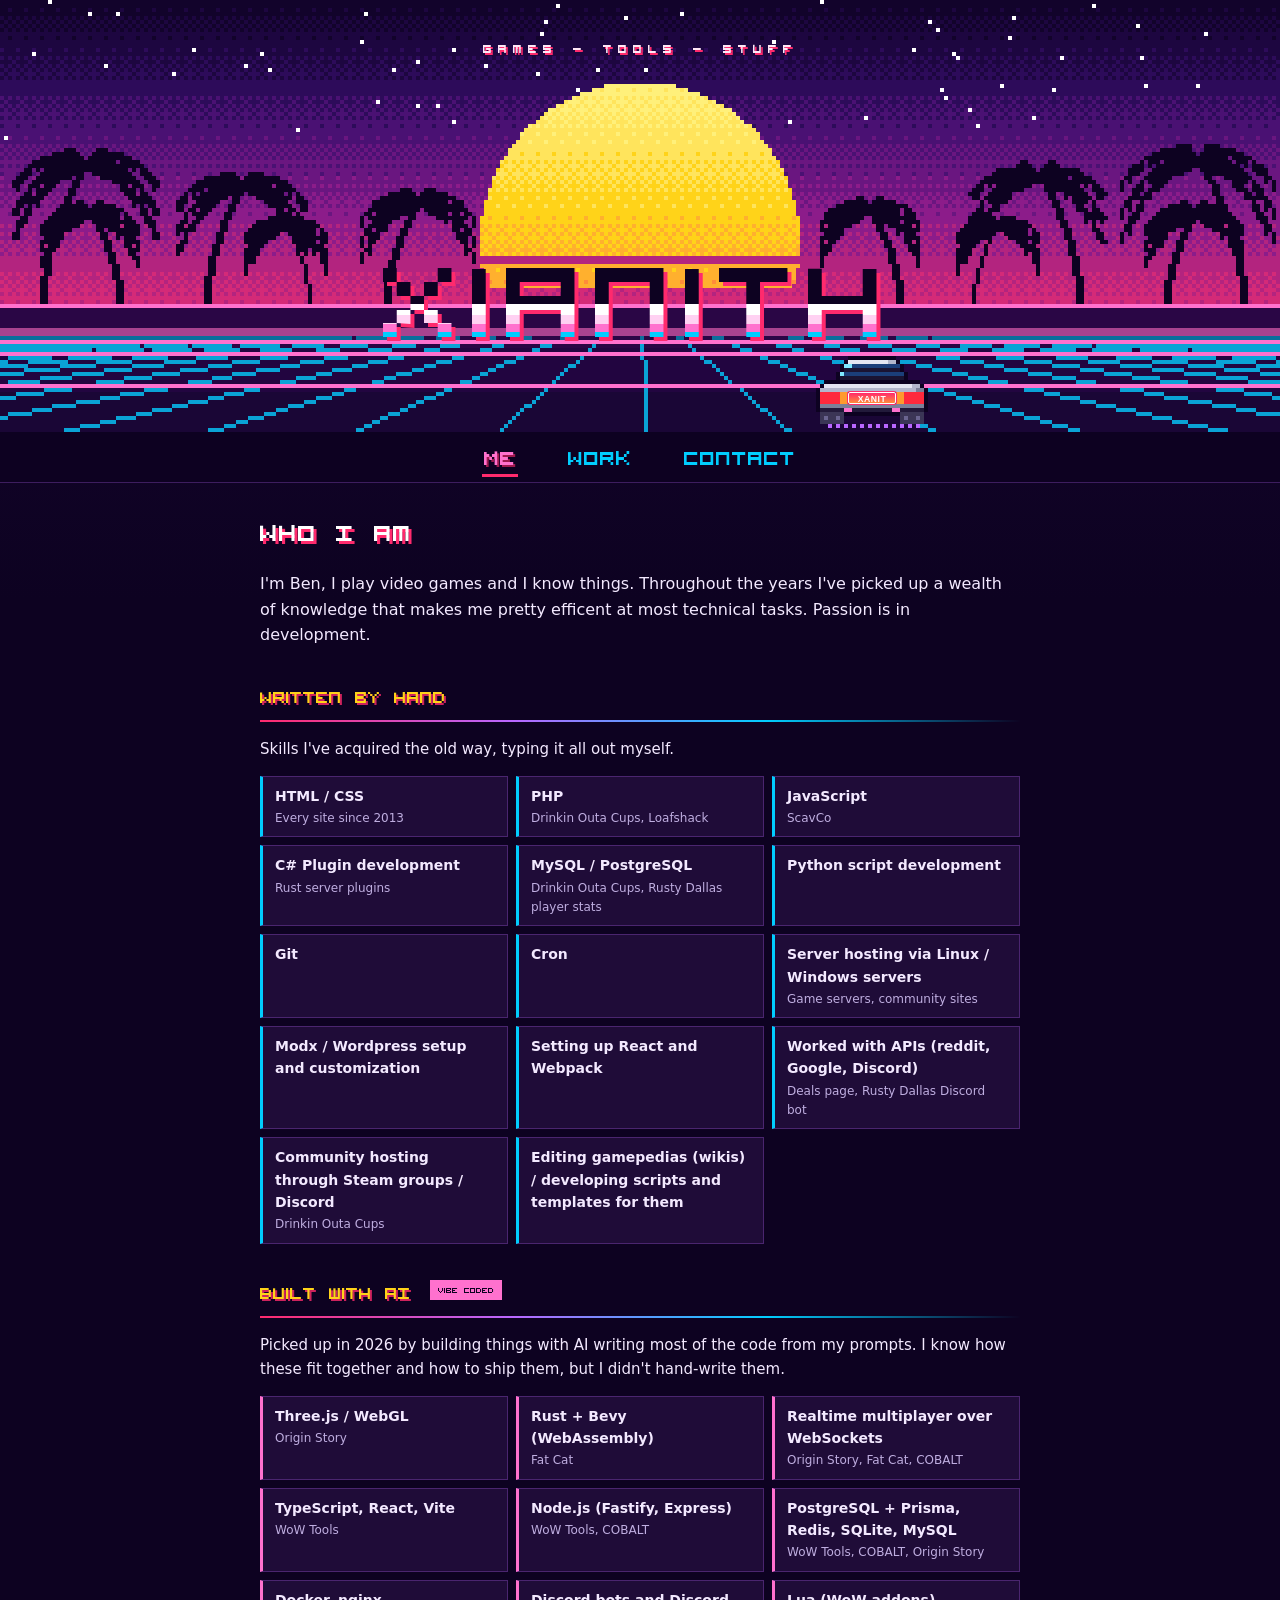
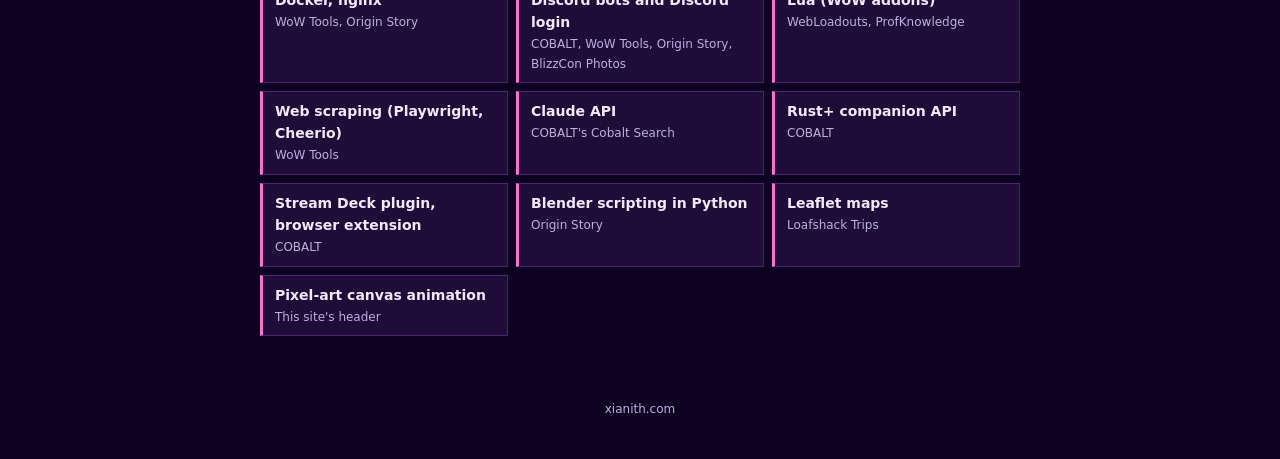
<file: index.html>
<!DOCTYPE html>
<html lang="en">
	<head>
		<meta charset="utf-8">
		<meta name="viewport" content="width=device-width, initial-scale=1">
		<meta name="description" content="Xianith: games, game tools, and stuff for friends.">
		<meta name="theme-color" content="#0d0221">
		<link rel="stylesheet" href="css/main.css?v=12">
		<link rel="icon" href="imgs/favicon.svg" type="image/svg+xml">
		<script src="js/main.js?v=12" defer></script>
		<script src="js/hero.js?v=12" defer></script>
		<title>Xianith</title>
	</head>

	<body>

	<header class="hero">
		<div class="stars"></div>
		<div class="sun"></div>
		<div class="floor"></div>
		<div class="title sky"><h1>Xianith</h1></div>
		<div class="title ground" aria-hidden="true"><span>Xianith</span></div>
		<p class="tagline">games - tools - stuff</p>
	</header>

	<nav class="tabs" aria-label="Sections">
		<ul>
			<li><a href="#about">Me</a></li>
			<li><a href="#work">Work</a></li>
			<li><a href="#contact">Contact</a></li>
		</ul>
	</nav>

	<main>
		<section class="tabContent narrow" id="tab-about">
			<h2>Who I am</h2>

			<p class="lead">I'm Ben, I play video games and I know things. Throughout the years I've picked up a wealth of knowledge that makes me pretty efficent at most technical tasks. Passion is in development.</p>

			<h3 class="group">Written by hand</h3>
			<p class="muted">Skills I've acquired the old way, typing it all out myself.</p>
			<ul class="skills">
				<li><b>HTML / CSS</b><span>Every site since 2013</span></li>
				<li><b>PHP</b><span>Drinkin Outa Cups, Loafshack</span></li>
				<li><b>JavaScript</b><span>ScavCo</span></li>
				<li><b>C# Plugin development</b><span>Rust server plugins</span></li>
				<li><b>MySQL / PostgreSQL</b><span>Drinkin Outa Cups, Rusty Dallas player stats</span></li>
				<li><b>Python script development</b></li>
				<li><b>Git</b></li>
				<li><b>Cron</b></li>
				<li><b>Server hosting via Linux / Windows servers</b><span>Game servers, community sites</span></li>
				<li><b>Modx / Wordpress setup and customization</b></li>
				<li><b>Setting up React and Webpack</b></li>
				<li><b>Worked with APIs (reddit, Google, Discord)</b><span>Deals page, Rusty Dallas Discord bot</span></li>
				<li><b>Community hosting through Steam groups / Discord</b><span>Drinkin Outa Cups</span></li>
				<li><b>Editing gamepedias (wikis) / developing scripts and templates for them</b></li>
			</ul>

			<h3 class="group">Built with AI <span class="tag vibe">Vibe coded</span></h3>
			<p class="muted">Picked up in 2026 by building things with AI writing most of the code from my prompts. I know how these fit together and how to ship them, but I didn't hand-write them.</p>
			<ul class="skills vibed">
				<li><b>Three.js / WebGL</b><span>Origin Story</span></li>
				<li><b>Rust + Bevy (WebAssembly)</b><span>Fat Cat</span></li>
				<li><b>Realtime multiplayer over WebSockets</b><span>Origin Story, Fat Cat, COBALT</span></li>
				<li><b>TypeScript, React, Vite</b><span>WoW Tools</span></li>
				<li><b>Node.js (Fastify, Express)</b><span>WoW Tools, COBALT</span></li>
				<li><b>PostgreSQL + Prisma, Redis, SQLite, MySQL</b><span>WoW Tools, COBALT, Origin Story</span></li>
				<li><b>Docker, nginx</b><span>WoW Tools, Origin Story</span></li>
				<li><b>Discord bots and Discord login</b><span>COBALT, WoW Tools, Origin Story, BlizzCon Photos</span></li>
				<li><b>Lua (WoW addons)</b><span>WebLoadouts, ProfKnowledge</span></li>
				<li><b>Web scraping (Playwright, Cheerio)</b><span>WoW Tools</span></li>
				<li><b>Claude API</b><span>COBALT's Cobalt Search</span></li>
				<li><b>Rust+ companion API</b><span>COBALT</span></li>
				<li><b>Stream Deck plugin, browser extension</b><span>COBALT</span></li>
				<li><b>Blender scripting in Python</b><span>Origin Story</span></li>
				<li><b>Leaflet maps</b><span>Loafshack Trips</span></li>
				<li><b>Pixel-art canvas animation</b><span>This site's header</span></li>
			</ul>
		</section>

		<section class="tabContent" id="tab-work">
			<h2>Projects I've done</h2>

			<p>I tend to keep my mistakes and personal accomplishments hidden from the public eye. I've been working on keeping a record through Git when possible. A lot of my mistakes die within Sublime.</p>

			<p>Catch me on Github: <a target="_blank" href="https://github.com/Xianith">github.com/Xianith</a></p>

			<p class="muted legend"><span class="tag vibe">Vibe coded</span> means AI wrote most of the code from my prompts. <span class="tag hand">By hand</span> means I typed it myself.</p>

			<h3 class="group">Games</h3>
			<div class="grid">
				<article class="card">
					<a class="shot" href="https://os.xianith.com" target="_blank"><img src="imgs/projects/origin-story.jpg" alt="Origin Story title screen" loading="lazy"></a>
					<div class="body">
						<h4><a href="https://os.xianith.com" target="_blank">Origin Story</a></h4>
						<p>A browser multiplayer action RPG. Open the book, fall into the world.</p>
						<ul class="stack"><li class="by vibe">Vibe coded</li><li>Three.js</li><li>WebGL</li><li>WebSockets</li><li>Node.js</li><li>MySQL</li><li>PHP</li><li>Discord bot</li></ul>
						<div class="links"><a href="https://os.xianith.com" target="_blank">os.xianith.com</a><a href="https://github.com/Xianith/origin-story" target="_blank">GitHub</a></div>
					</div>
				</article>

				<article class="card">
					<a class="shot" href="https://fc.xianith.com" target="_blank"><img src="imgs/projects/fat-cat.jpg" alt="Fat Cat lobby screen" loading="lazy"></a>
					<div class="body">
						<h4><a href="https://fc.xianith.com" target="_blank">Fat Cat</a></h4>
						<p>Rescue your princess, fatten theirs. A team-based brawler with cats, right in the browser.</p>
						<ul class="stack"><li class="by vibe">Vibe coded</li><li>Rust</li><li>Bevy</li><li>WebAssembly</li><li>Node.js</li><li>WebSockets</li></ul>
						<div class="links"><a href="https://fc.xianith.com" target="_blank">fc.xianith.com</a></div>
					</div>
				</article>
			</div>

			<h3 class="group">Game tools</h3>
			<div class="grid">
				<article class="card">
					<a class="shot" href="https://rust.xianith.com" target="_blank"><img src="imgs/projects/cobalt.jpg" alt="COBALT Technologies home page" loading="lazy"></a>
					<div class="body">
						<h4><a href="https://rust.xianith.com" target="_blank">COBALT Technologies</a> <span class="tag">Invite only</span></h4>
						<p>A Rust server companion: Cobalt Search answers anything about Rust, and a Rust+ team bot with a live web dashboard runs your base's switches, raid alarms, TC upkeep and live map.</p>
						<ul class="stack"><li class="by vibe">Vibe coded</li><li>Node.js</li><li>Express</li><li>SQLite</li><li>discord.js</li><li>Rust+ API</li><li>Claude API</li></ul>
						<div class="links"><a href="https://rust.xianith.com" target="_blank">rust.xianith.com</a><a href="https://github.com/Xianith/cobalt-rust" target="_blank">Feedback</a></div>
					</div>
				</article>

				<article class="card">
					<a class="shot" href="https://wow.xianith.com" target="_blank"><img src="imgs/projects/wow-tools.jpg" alt="WoW Tools profession leaderboard" loading="lazy"></a>
					<div class="body">
						<h4><a href="https://wow.xianith.com" target="_blank">WoW Tools</a></h4>
						<p>World of Warcraft helpers: Auction House price intelligence, guild profession tracking, and talent loadouts pulled from the big build sites.</p>
						<ul class="stack"><li class="by vibe">Vibe coded</li><li>TypeScript</li><li>React</li><li>Fastify</li><li>Prisma</li><li>PostgreSQL</li><li>Redis</li><li>Docker</li></ul>
						<div class="links"><a href="https://wow.xianith.com/gold" target="_blank">Gold</a><a href="https://wow.xianith.com/guild" target="_blank">Guild</a><a href="https://wow.xianith.com/webloadouts" target="_blank">WebLoadouts</a></div>
					</div>
				</article>

				<article class="card">
					<a class="shot" href="https://game.xianith.com" target="_blank"><img src="imgs/projects/game-servers.jpg" alt="Game server status page" loading="lazy"></a>
					<div class="body">
						<h4><a href="https://game.xianith.com" target="_blank">Game Servers</a></h4>
						<p>Live status and player counts for our dedicated servers, plus downloadable worlds from archived ones.</p>
						<ul class="stack"><li class="by vibe">Vibe coded</li><li>Server hosting</li><li>Live status</li></ul>
						<div class="links"><a href="https://game.xianith.com" target="_blank">game.xianith.com</a></div>
					</div>
				</article>

				<article class="card">
					<a class="shot" href="https://library.xianith.com" target="_blank"><img src="imgs/projects/steam-blockbuster.jpg" alt="Steam Blockbuster storefront" loading="lazy"></a>
					<div class="body">
						<h4><a href="https://library.xianith.com" target="_blank">Steam Blockbuster</a></h4>
						<p>Browse any Steam library like the shelves of an old video game rental store.</p>
						<ul class="stack"><li class="by vibe">Vibe coded</li><li>Steam library data</li><li>Pixel art</li></ul>
						<div class="links"><a href="https://library.xianith.com" target="_blank">library.xianith.com</a></div>
					</div>
				</article>
			</div>

			<h3 class="group">WoW addons</h3>
			<div class="grid">
				<article class="card">
					<div class="body">
						<h4><a href="https://github.com/Xianith/WebLoadouts" target="_blank">WebLoadouts</a> <span class="tag cyan">Addon</span></h4>
						<p>Import talent builds from Wowhead, Icy Veins and Archon straight into the in-game talent loadout dropdown.</p>
						<ul class="stack"><li class="by vibe">Vibe coded</li><li>Lua</li><li>WoW addon API</li></ul>
						<div class="links"><a href="https://github.com/Xianith/WebLoadouts" target="_blank">GitHub</a></div>
					</div>
				</article>

				<article class="card">
					<div class="body">
						<h4><a href="https://github.com/Xianith/ProfKnowledge" target="_blank">ProfKnowledge</a> <span class="tag cyan">Addon</span></h4>
						<p>Track profession knowledge across all of your characters.</p>
						<ul class="stack"><li class="by vibe">Vibe coded</li><li>Lua</li><li>WoW addon API</li></ul>
						<div class="links"><a href="https://github.com/Xianith/ProfKnowledge" target="_blank">GitHub</a></div>
					</div>
				</article>
			</div>

			<h3 class="group">Events &amp; fun</h3>
			<div class="grid">
				<article class="card">
					<a class="shot" href="https://xianith.com/warped-favs/" target="_blank"><img src="imgs/projects/warped-favs.jpg" alt="Warped Orlando 2026 schedule" loading="lazy"></a>
					<div class="body">
						<h4><a href="https://xianith.com/warped-favs/" target="_blank">Warped Favs</a></h4>
						<p>My Warped Tour Orlando 2026 schedule: the lineup, set times, and the bands I starred.</p>
						<ul class="stack"><li class="by vibe">Vibe coded</li><li>HTML</li><li>JavaScript</li><li>Python</li></ul>
						<div class="links"><a href="https://xianith.com/warped-favs/" target="_blank">xianith.com/warped-favs</a></div>
					</div>
				</article>

				<article class="card">
					<a class="shot" href="https://xianith.com/fanproject/" target="_blank"><img src="imgs/projects/fanproject.jpg" alt="Fan Project Cards builder" loading="lazy"></a>
					<div class="body">
						<h4><a href="https://xianith.com/fanproject/" target="_blank">Fan Project Cards</a></h4>
						<p>Plan a crowd moment at a show. Share one QR code and everyone holds up the same card.</p>
						<ul class="stack"><li class="by vibe">Vibe coded</li><li>JavaScript</li><li>CSS</li><li>QR codes</li></ul>
						<div class="links"><a href="https://xianith.com/fanproject/" target="_blank">xianith.com/fanproject</a></div>
					</div>
				</article>

				<article class="card">
					<a class="shot" href="https://blizzcon.xianith.com" target="_blank"><img src="imgs/projects/blizzcon.jpg" alt="BlizzCon Photos sign-in" loading="lazy"></a>
					<div class="body">
						<h4><a href="https://blizzcon.xianith.com" target="_blank">BlizzCon Photos</a> <span class="tag">Discord only</span></h4>
						<p>Our photos from the con, in order, with everyone tagged.</p>
						<ul class="stack"><li class="by vibe">Vibe coded</li><li>Discord login</li><li>Photo gallery</li></ul>
						<div class="links"><a href="https://blizzcon.xianith.com" target="_blank">blizzcon.xianith.com</a></div>
					</div>
				</article>
			</div>

			<h3 class="group">In progress</h3>
			<div class="grid">
				<article class="card">
					<div class="body">
						<h4><a href="https://loafshack.com" target="_blank">loafshack.com</a> <span class="tag">Coming soon</span></h4>
						<p>Just a placeholder for now. More soon.</p>
						<ul class="stack"><li class="by vibe">Vibe coded</li></ul>
						<div class="links"><a href="https://loafshack.com" target="_blank">loafshack.com</a></div>
					</div>
				</article>

				<article class="card">
					<div class="body">
						<h4><a href="https://loafshack.com/trips" target="_blank">Loafshack Trips</a> <span class="tag">Building now</span></h4>
						<p>A timeline map: step through each stop and follow it across the map. Being built now.</p>
						<ul class="stack"><li class="by vibe">Vibe coded</li><li>JavaScript</li><li>Leaflet</li></ul>
						<div class="links"><a href="https://loafshack.com/trips" target="_blank">loafshack.com/trips</a></div>
					</div>
				</article>
			</div>

			<h3 class="group">Archive</h3>
			<div class="grid">
				<article class="card archived">
					<div class="body">
						<h4>Rusty Dallas <span class="tag gray">Archived</span></h4>
						<p>Rust (video game, not language) community site: <s>rustydallas.net</s></p>
						<ul class="stack"><li class="by hand">By hand</li><li>C#</li><li>JSON</li><li>Discord bot</li></ul>
						<details>
							<summary>Contributions</summary>
							<ul>
								<li>Made several scripts and database connections to read from json files to display player stats.</li>
								<li>Developed a discord bot to display server information and inform users of changes.</li>
								<li>Modified / created several in game c# plugins.</li>
							</ul>
						</details>
					</div>
				</article>

				<article class="card archived">
					<div class="body">
						<h4><a target="_blank" href="https://github.com/Xianith/drinkinoutacups">Drinkin Outa Cups</a> <span class="tag gray">Archived</span></h4>
						<p>Gaming community hub, plus its Rust site <s>drinkinoutacups.com/rust</s>. Sole developer.</p>
						<ul class="stack"><li class="by hand">By hand</li><li>PHP</li><li>CSS</li><li>JavaScript</li></ul>
						<div class="links"><a target="_blank" href="https://github.com/Xianith/drinkinoutacups">GitHub</a></div>
					</div>
				</article>

				<article class="card archived">
					<div class="body">
						<h4><a target="_blank" href="https://github.com/Xianith/ScavCo">ScavCo</a> <span class="tag gray">Archived</span></h4>
						<p>Escape from Tarkov hub, formerly scav.co. Sole developer.</p>
						<ul class="stack"><li class="by hand">By hand</li><li>JavaScript</li><li>HTML</li><li>CSS</li></ul>
						<div class="links"><a target="_blank" href="https://github.com/Xianith/ScavCo">GitHub</a></div>
					</div>
				</article>
			</div>
		</section>

		<section class="tabContent narrow" id="tab-contact">
			<h2>How to reach me</h2>

			<p>If I'm not on Steam, I'm on the Drinkin Outa Cups Discord. Anything professional, please email me.</p>

			<ul class="contact">
				<li><a href="mailto:xianith@gmail.com?Subject=Xianith.com%20-%20Contact%20Form">Email <span>xianith@gmail.com</span></a></li>
				<li><a target="_blank" href="https://twitch.tv/xianith">Twitch <span>xianith</span></a></li>
				<li><a target="_blank" href="https://steamcommunity.com/id/xianith">Steam <span>xianith</span></a></li>
				<li><a target="_blank" href="http://drinkinoutacups.com/">Discord <span>Xianith</span></a></li>
			</ul>
		</section>
	</main>

	<footer>xianith.com</footer>

	</body>
</html>
</file>
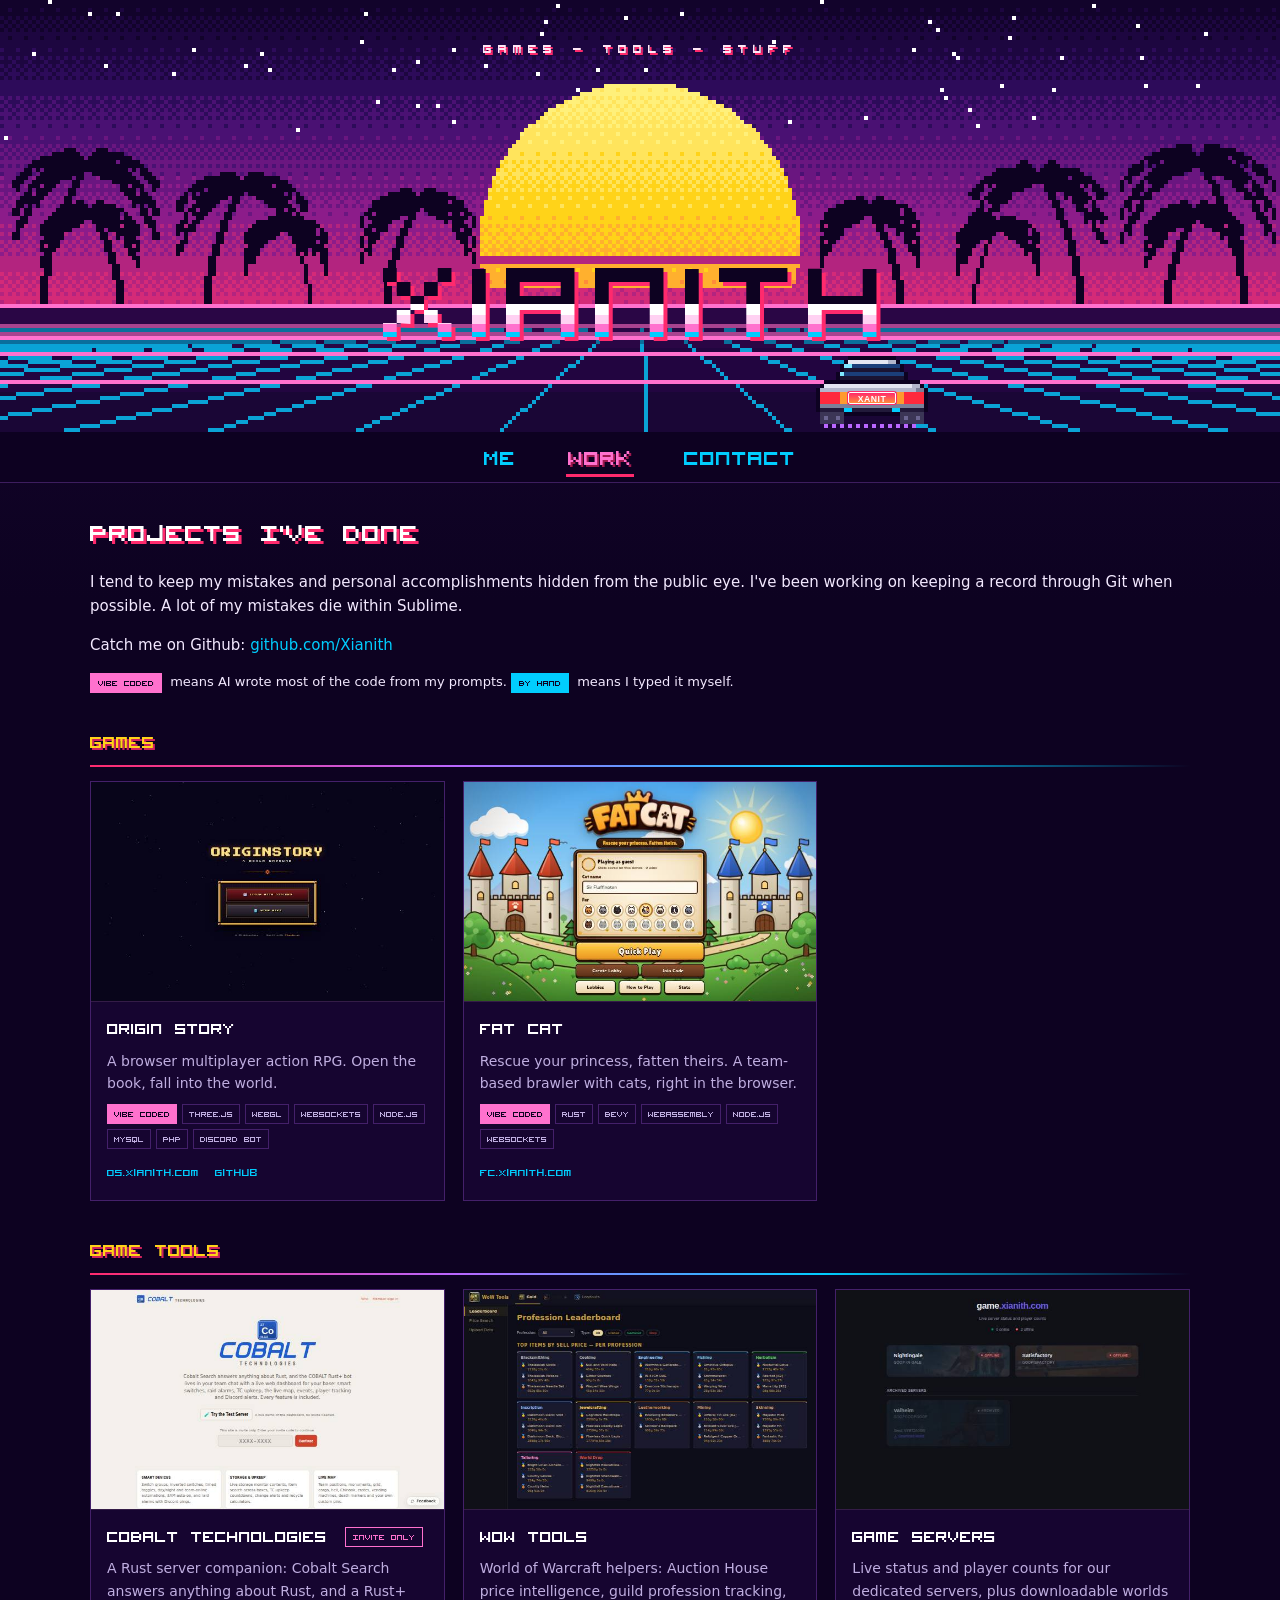
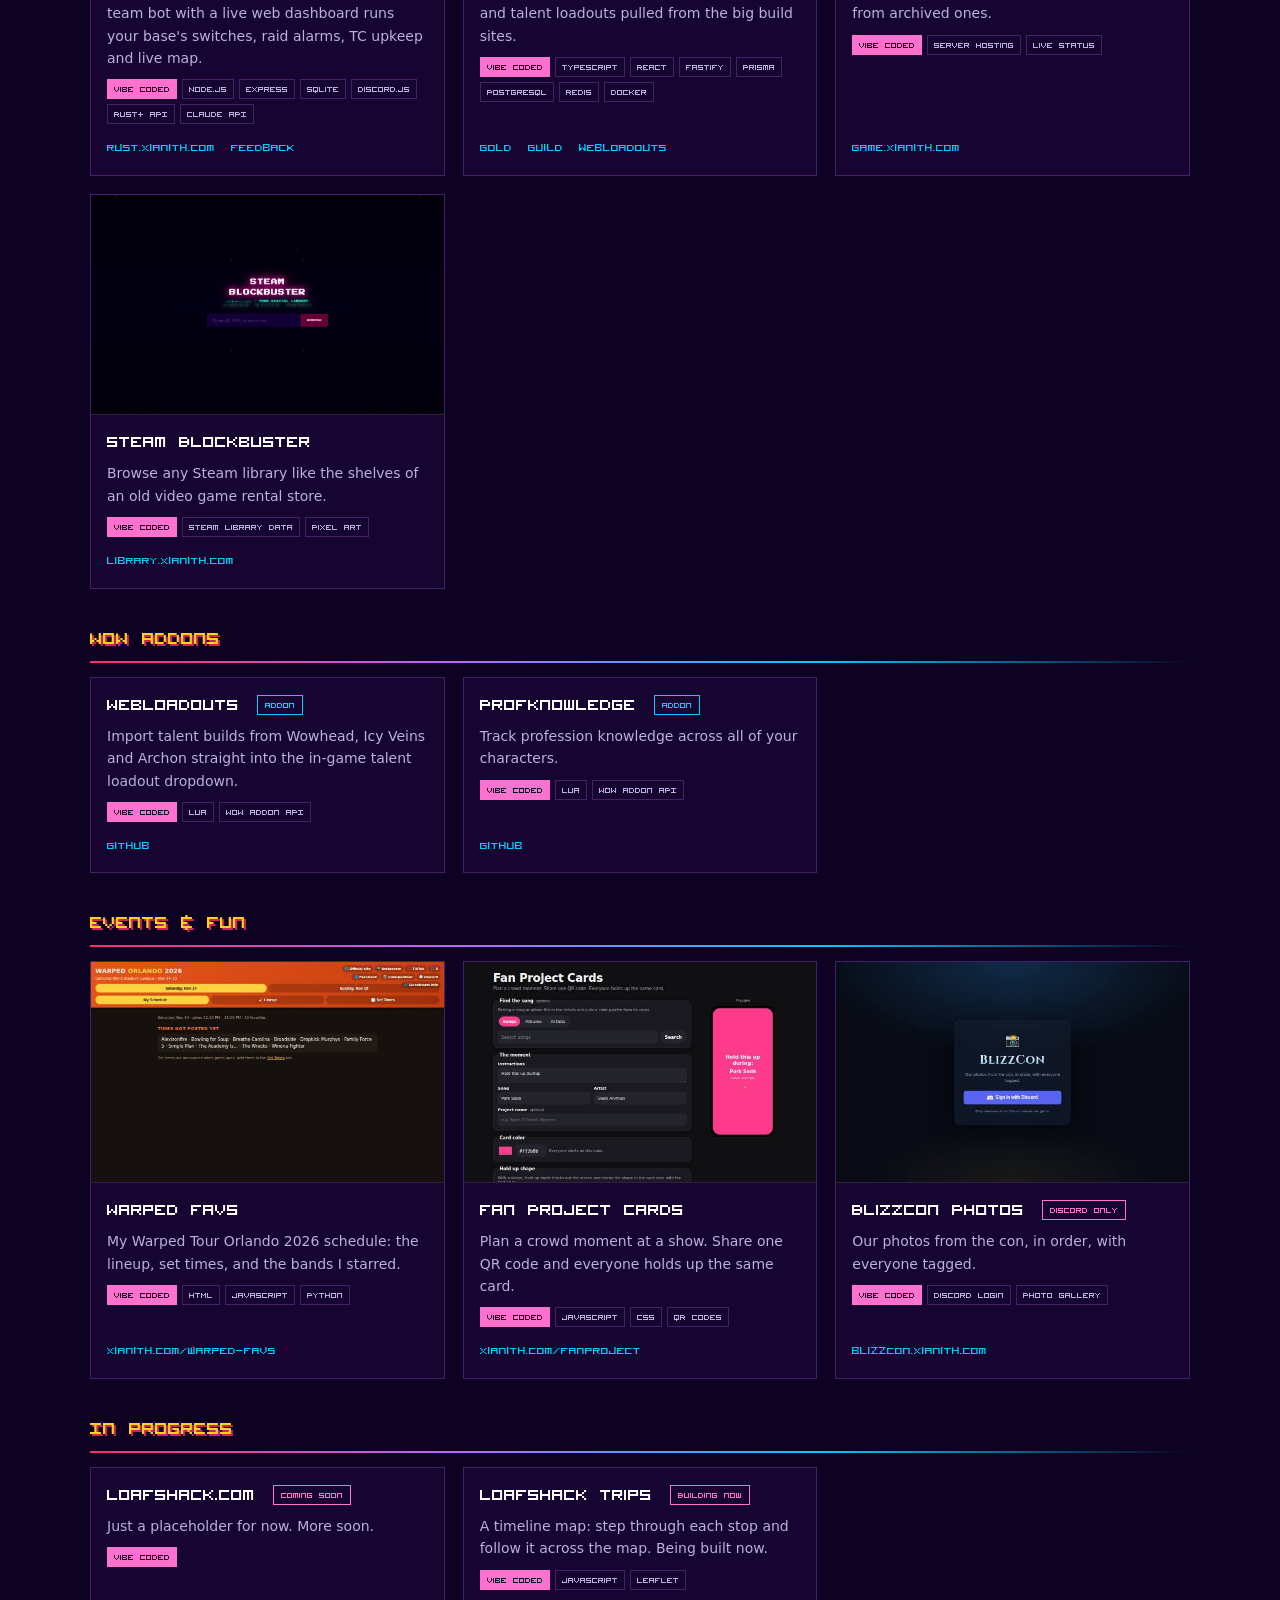
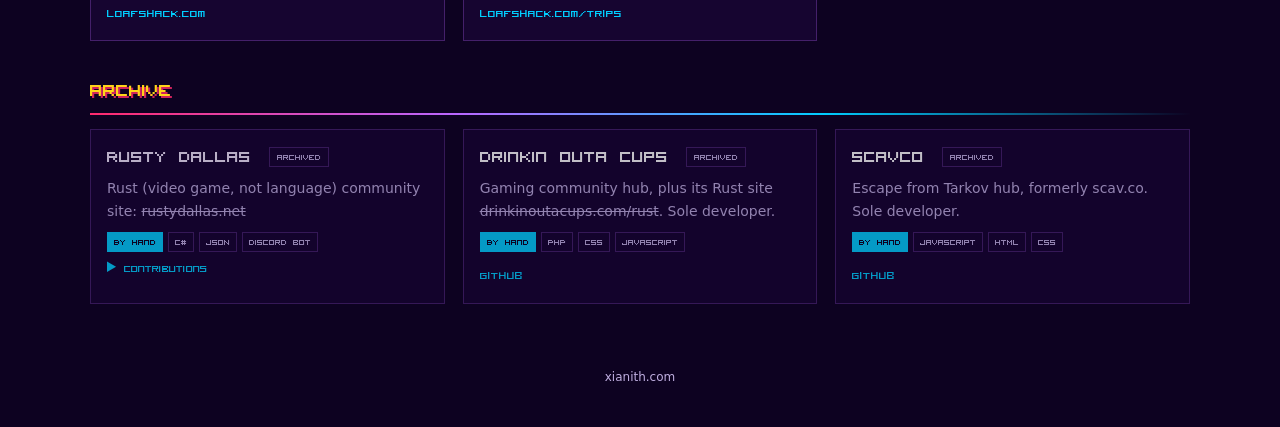
<file: projects/index.html>
<!DOCTYPE html>
<html lang="en">
	<head>
		<meta charset="utf-8">
		<title>Xianith - Projects</title>
		<link rel="canonical" href="https://xianith.com/#work">
		<meta http-equiv="refresh" content="0; url=../#work">
		<script>location.replace('../#work');</script>
	</head>
	<body>
		<p>Projects now live on the <a href="../#work">Work tab</a>.</p>
	</body>
</html>
</file>
<file: css/main.css>
@font-face {
	font-family: custm_bit;
	src: url('visitor2.ttf');
	font-display: swap;
}

:root {
	--night: #0d0221;
	--night-2: #1a0636;
	--panel: rgba(26, 6, 54, .72);
	--line: rgba(185, 103, 255, .28);
	--pink: #ff2a6d;
	--pink-soft: #ff71ce;
	--cyan: #01cdfe;
	--purple: #b967ff;
	--sun: #ffd319;
	--text: #f3e9ff;
	--muted: #bfaee0;
	--pixel: custm_bit, ui-monospace, monospace;
	--sans: system-ui, -apple-system, "Segoe UI", Roboto, Verdana, sans-serif;
}

* { box-sizing: border-box; }

html { background: var(--night); }

body {
	margin: 0;
	color: var(--text);
	font: 15px/1.6 var(--sans);
	background:
		radial-gradient(1200px 600px at 50% -10%, rgba(185, 103, 255, .18), transparent 70%),
		linear-gradient(var(--night-2), var(--night) 600px);
	min-height: 100vh;
}

a { color: var(--cyan); text-decoration: none; transition: color .15s, text-shadow .15s; }
a:hover, a:focus-visible {
	color: var(--pink-soft);
	text-shadow: 2px 2px 0 rgba(255, 42, 109, .7);
}
a:focus-visible { outline: 2px dashed var(--pink-soft); outline-offset: 3px; }

/* ---------- Hero: sunset, striped sun, synthwave grid ---------- */

.hero {
	position: relative;
	height: clamp(270px, 48vh, 460px);
	overflow: hidden;
	background: linear-gradient(#12032b 0%, #2d0b5a 30%, #7a1a8c 52%, #e0306f 64%, #ff8a5c 70%);
}

.stars {
	position: absolute; inset: 0 0 35% 0;
	background-image:
		radial-gradient(1px 1px at 12% 18%, #fff, transparent),
		radial-gradient(1px 1px at 27% 40%, #fff, transparent),
		radial-gradient(1.5px 1.5px at 44% 12%, #fff, transparent),
		radial-gradient(1px 1px at 63% 30%, #fff, transparent),
		radial-gradient(1.5px 1.5px at 78% 14%, #fff, transparent),
		radial-gradient(1px 1px at 88% 44%, #fff, transparent),
		radial-gradient(1px 1px at 6% 52%, #fff, transparent),
		radial-gradient(1px 1px at 35% 6%, #fff, transparent),
		radial-gradient(1px 1px at 94% 8%, #fff, transparent);
	opacity: .8;
}

.sun {
	position: absolute;
	left: 50%; bottom: 30%;
	width: min(52vmin, 300px);
	aspect-ratio: 1;
	transform: translate(-50%, 18%);
	border-radius: 50%;
	background: linear-gradient(var(--sun) 10%, #ff8c3a 45%, var(--pink) 80%);
	box-shadow: 0 0 60px rgba(255, 113, 206, .55), 0 0 140px rgba(255, 42, 109, .35);
	-webkit-mask-image: linear-gradient(#000 0 50%, transparent 50% 53%, #000 53% 61%, transparent 61% 65%, #000 65% 72%, transparent 72% 77%, #000 77% 83%, transparent 83% 89%, #000 89%);
	mask-image: linear-gradient(#000 0 50%, transparent 50% 53%, #000 53% 61%, transparent 61% 65%, #000 65% 72%, transparent 72% 77%, #000 77% 83%, transparent 83% 89%, #000 89%);
}

.floor {
	position: absolute;
	left: 0; right: 0; bottom: 0;
	height: 30%;
	perspective: 220px;
	perspective-origin: 50% 0;
	background: linear-gradient(#2a0645, var(--night-2));
	border-top: 2px solid var(--pink-soft);
	box-shadow: 0 -6px 28px rgba(255, 113, 206, .7);
}

.floor::before {
	content: "";
	position: absolute;
	left: -100%; right: -100%; top: 0;
	height: 300%;
	transform: rotateX(62deg);
	transform-origin: 50% 0;
	background-image:
		linear-gradient(rgba(255, 113, 206, .85) 2px, transparent 2px),
		linear-gradient(90deg, rgba(1, 205, 254, .7) 2px, transparent 2px);
	background-size: 64px 64px;
	animation: drive 1.6s linear infinite;
}

.floor::after {
	content: "";
	position: absolute; inset: 0;
	background: linear-gradient(rgba(42, 6, 69, .9), transparent 45%);
}

@keyframes drive { to { background-position: 0 64px; } }

/* The pixel-art scene (js/hero.js) replaces the CSS sun and grid */
.hero canvas.scene {
	position: absolute; inset: 0;
	width: 100%; height: 100%;
	image-rendering: pixelated;
	image-rendering: crisp-edges;
	image-rendering: pixelated;
}
.hero.has-scene .stars, .hero.has-scene .sun, .hero.has-scene .floor { display: none; }

/* Title sits on the horizon (top of .floor, 70% down the hero). It is drawn
   twice: the copy above the horizon is clipped to the sky, the copy below is
   clipped to the grid and shown in inverted colors. */
.hero .title { position: absolute; inset: 0; z-index: 2; pointer-events: none; }
.hero .title.sky { clip-path: inset(0 0 calc(100% - var(--hz, 70%)) 0); }
.hero .title.ground { clip-path: inset(var(--hz, 70%) 0 0 0); }

.hero .title > * {
	position: absolute;
	left: 0; right: 0; top: var(--hz, 70%);
	transform: translateY(-50%);
	margin: 0;
	text-align: center;
	font: normal clamp(83px, 19.5vmin, 182px)/1 var(--pixel);
	letter-spacing: .04em;
}

/* Above the horizon: dark ink against the bright sunset (like the 2023
   black-on-white header) */
.hero .title.sky > * {
	color: var(--night);
	filter: drop-shadow(4px 4px 0 var(--pink));
}

/* Below the horizon: inverted, bright chrome-to-neon against the dark grid */
.hero .title.ground > * {
	background: linear-gradient(#fff 0 56%, #ffd1f2 56% 61%, var(--pink-soft) 61% 66%, var(--cyan) 66%);
	-webkit-background-clip: text;
	background-clip: text;
	color: transparent;
	filter: drop-shadow(4px 4px 0 var(--pink));
}

.hero p.tagline {
	position: absolute;
	left: 0; right: 0; top: 9%;
	margin: 0;
	text-align: center;
	font: 20px/1 var(--pixel);
	letter-spacing: .3em;
	color: #ffe6f6;
	text-shadow: 2px 2px 0 var(--pink);
	z-index: 2;
}

/* ---------- Tabs ---------- */

nav.tabs {
	position: sticky; top: 0; z-index: 10;
	background: rgba(13, 2, 33, .85);
	-webkit-backdrop-filter: blur(8px);
	backdrop-filter: blur(8px);
	border-bottom: 1px solid var(--line);
}

nav.tabs ul {
	display: flex; justify-content: center; gap: clamp(14px, 5vw, 48px);
	margin: 0; padding: 10px 16px 6px;
	list-style: none;
}

nav.tabs a {
	font: 34px/1 var(--pixel);
	color: var(--cyan);
	padding: 4px 2px;
	border-bottom: 3px solid transparent;
}
nav.tabs a.selected {
	color: var(--pink-soft);
	border-bottom-color: var(--pink);
	text-shadow: 2px 2px 0 rgba(255, 42, 109, .6);
}

/* ---------- Content ---------- */

main { padding: 28px 16px 40px; }

.tabContent { max-width: 1100px; margin: 0 auto; }
.tabContent.narrow { max-width: 760px; }
.tabContent[hidden] { display: none; }

.tabContent h2 {
	margin: 0 0 14px;
	font: normal 40px/1.1 var(--pixel);
	color: #fff;
	text-shadow: 3px 3px 0 var(--pink);
}

.tabContent > p { color: var(--text); }
.tabContent .lead { font-size: 16px; }
.muted { color: var(--muted); }

h3.group {
	margin: 36px 0 14px;
	padding-bottom: 8px;
	font: normal 28px/1 var(--pixel);
	color: var(--sun);
	text-shadow: 2px 2px 0 rgba(255, 42, 109, .8);
	border-bottom: 2px solid transparent;
	border-image: linear-gradient(90deg, var(--pink), var(--purple), var(--cyan), transparent) 1;
}

/* Skills as neon chips */
ul.chips { display: flex; flex-wrap: wrap; gap: 8px; margin: 12px 0 0; padding: 0; list-style: none; }
ul.chips li {
	padding: 4px 12px;
	font-size: 13px;
	border: 1px solid var(--line);
	border-radius: 0;
	background: rgba(185, 103, 255, .1);
}
ul.chips li.hot { border-color: var(--pink-soft); color: #ffd6ef; box-shadow: 3px 3px 0 var(--pink); }

/* Skills with the projects they came from */
ul.skills { display: grid; gap: 8px; grid-template-columns: repeat(auto-fill, minmax(min(230px, 100%), 1fr)); margin: 12px 0 0; padding: 0; list-style: none; }
ul.skills li { display: flex; flex-direction: column; gap: 2px; padding: 8px 12px; background: rgba(185, 103, 255, .1); border: 1px solid var(--line); border-left: 3px solid var(--cyan); }
ul.skills.vibed li { border-left-color: var(--pink-soft); }
ul.skills b { font-weight: 600; font-size: 14px; }
ul.skills span { font-size: 12px; color: var(--muted); }

.tag.vibe, ul.stack li.vibe { color: var(--night); background: var(--pink-soft); border-color: var(--pink-soft); }
.tag.hand, ul.stack li.hand { color: var(--night); background: var(--cyan); border-color: var(--cyan); }
h3.group .tag { text-shadow: none; position: relative; top: -3px; }
.legend { font-size: 13px; }
.legend .tag { margin: 0 4px 0 0; }

/* Tech used, shown on each card */
ul.stack { display: flex; flex-wrap: wrap; gap: 5px; margin: 4px 0 0; padding: 0; list-style: none; }
ul.stack li { padding: 3px 6px 2px; font: 13px/1 var(--pixel); color: var(--muted); border: 1px solid var(--line); }
ul.stack li.by { font-size: 13px; }

/* ---------- Project cards ---------- */

.grid { display: grid; gap: 18px; grid-template-columns: repeat(auto-fill, minmax(min(300px, 100%), 1fr)); }

.card {
	position: relative;
	display: flex; flex-direction: column;
	background: var(--panel);
	border: 1px solid var(--line);
	border-radius: 0;
	transition: transform .2s, border-color .2s, box-shadow .2s;
}
.card:hover {
	transform: translateY(-3px);
	border-color: var(--pink-soft);
	z-index: 1;
	box-shadow: 6px 6px 0 var(--pink);
}

.card .shot { display: block; aspect-ratio: 16 / 10; overflow: hidden; background: #000; border-bottom: 1px solid var(--line); }
.card .shot img { display: block; width: 100%; height: 100%; object-fit: cover; object-position: top; transition: transform .4s; }
.card:hover .shot img { transform: scale(1.03); }
.card .shot:hover { text-shadow: none; }

.card .body { display: flex; flex-direction: column; gap: 6px; flex: 1; padding: 14px 16px 16px; }
.card h4 { margin: 0; font: normal 26px/1.05 var(--pixel); }
.card h4 a { color: #fff; }
.card h4 a:hover { color: var(--pink-soft); }
.card p { margin: 0; font-size: 14px; color: var(--muted); }

.card .links { margin-top: auto; padding-top: 8px; display: flex; flex-wrap: wrap; gap: 4px 16px; font: 17px/1.2 var(--pixel); }

.tag {
	display: inline-block;
	margin-left: 6px;
	padding: 3px 7px 2px;
	font: 13px/1 var(--pixel);
	vertical-align: middle;
	color: var(--pink-soft);
	border: 1px solid var(--pink-soft);
	border-radius: 0;
}
.tag.cyan { color: var(--cyan); border-color: var(--cyan); }
.tag.gray { color: var(--muted); border-color: var(--line); }

.card.archived { opacity: .75; }
.card.archived:hover { opacity: 1; }
.card s { color: var(--muted); }

.card details { font-size: 13px; color: var(--muted); }
.card summary { cursor: pointer; color: var(--cyan); font: 16px/1.4 var(--pixel); }
.card details ul { margin: 6px 0 0; padding-left: 18px; }

/* ---------- Contact ---------- */

ul.contact { list-style: none; margin: 18px 0 0; padding: 0; display: grid; gap: 10px; }
ul.contact a {
	display: flex; justify-content: space-between; align-items: center;
	padding: 12px 16px;
	background: var(--panel);
	border: 1px solid var(--line);
	border-radius: 0;
	font: 22px/1 var(--pixel);
}
ul.contact a span { font: 13px/1 var(--sans); color: var(--muted); }
ul.contact a:hover { border-color: var(--pink-soft); box-shadow: 5px 5px 0 var(--pink); }

footer { padding: 24px 16px 40px; text-align: center; font-size: 12px; color: var(--muted); }

/* ---------- Small screens & motion ---------- */

@media (max-width: 600px) {
	nav.tabs a { font-size: 26px; }
	.tabContent h2 { font-size: 32px; }
	.hero p.tagline { font-size: 15px; letter-spacing: .2em; }
}

@media (prefers-reduced-motion: reduce) {
	.floor::before { animation: none; }
	.card, .card .shot img { transition: none; }
	.card:hover { transform: none; }
}
</file>
